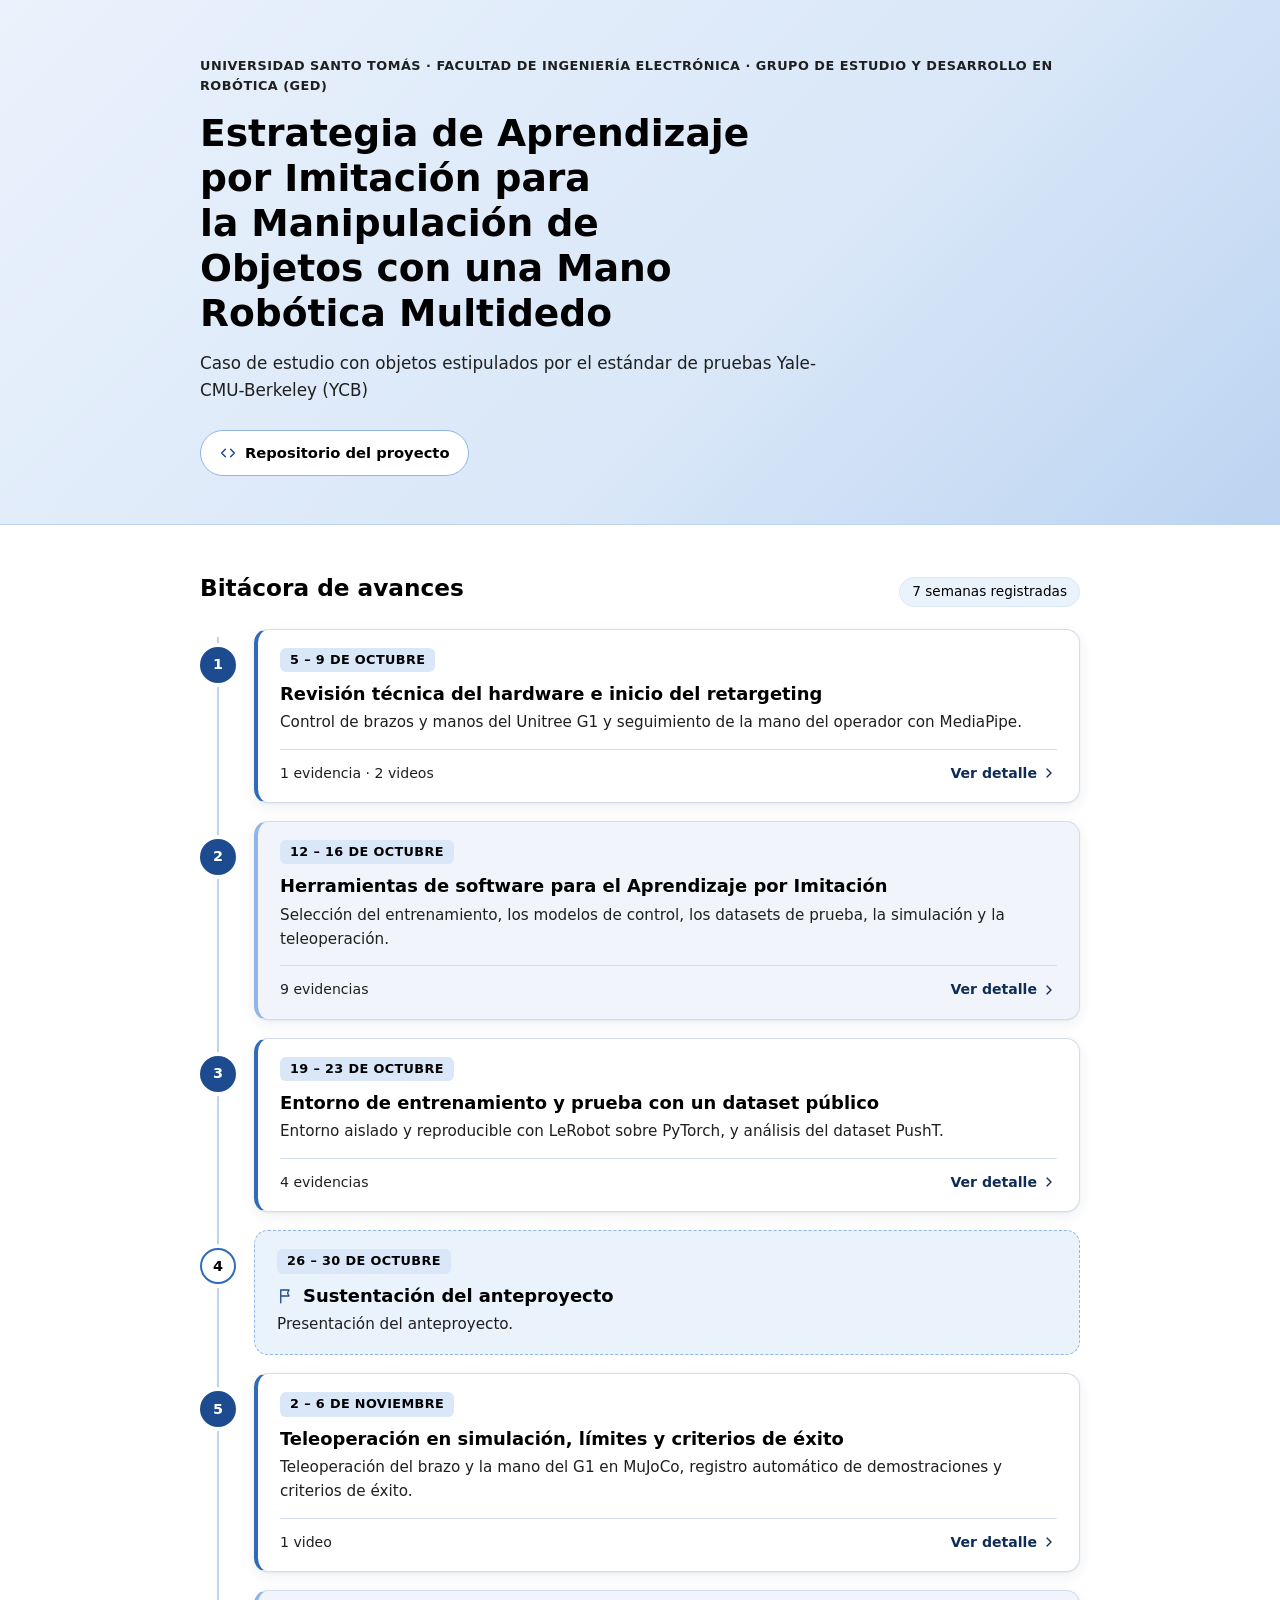
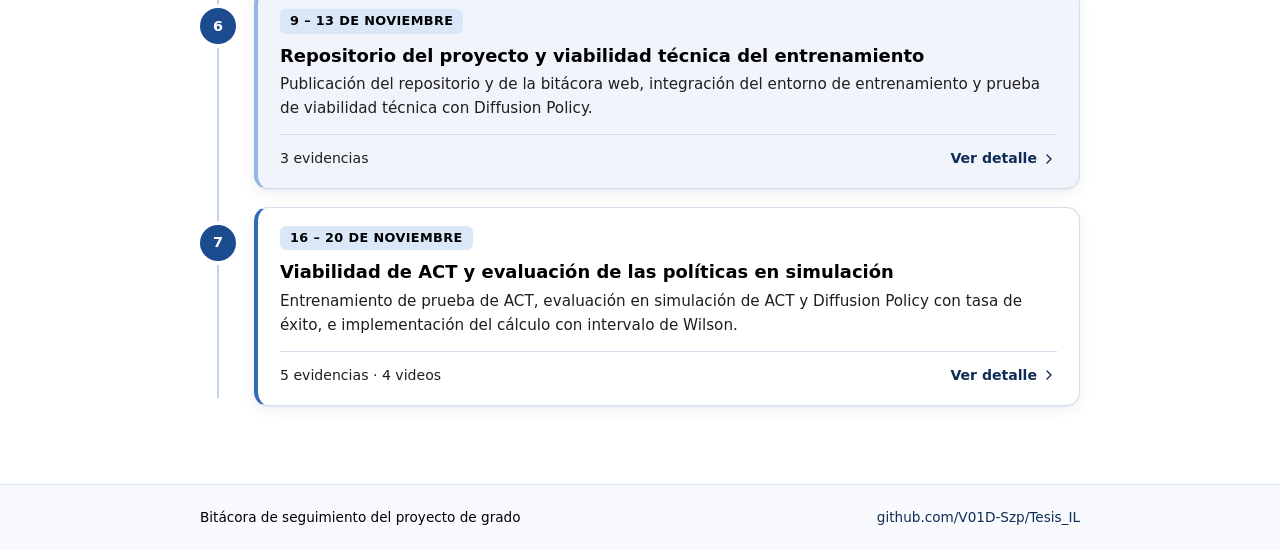
<file: docs/index.html>
<!doctype html>
<html lang="es">
<head>
  <meta charset="utf-8">
  <meta name="viewport" content="width=device-width, initial-scale=1">
  <title>Bitácora de avances · Aprendizaje por Imitación</title>
  <meta name="description" content="Bitácora de seguimiento del proyecto de grado sobre Aprendizaje por Imitación para la manipulación de objetos con una mano robótica multidedo.">
  <link rel="stylesheet" href="estilos.css">
</head>
<body data-pagina="inicio">
  <div id="app"></div>
  <noscript><p class="aviso">Esta página requiere JavaScript para mostrar la bitácora.</p></noscript>
  <script src="bitacora.js"></script>
  <script src="app.js"></script>
</body>
</html>
</file>
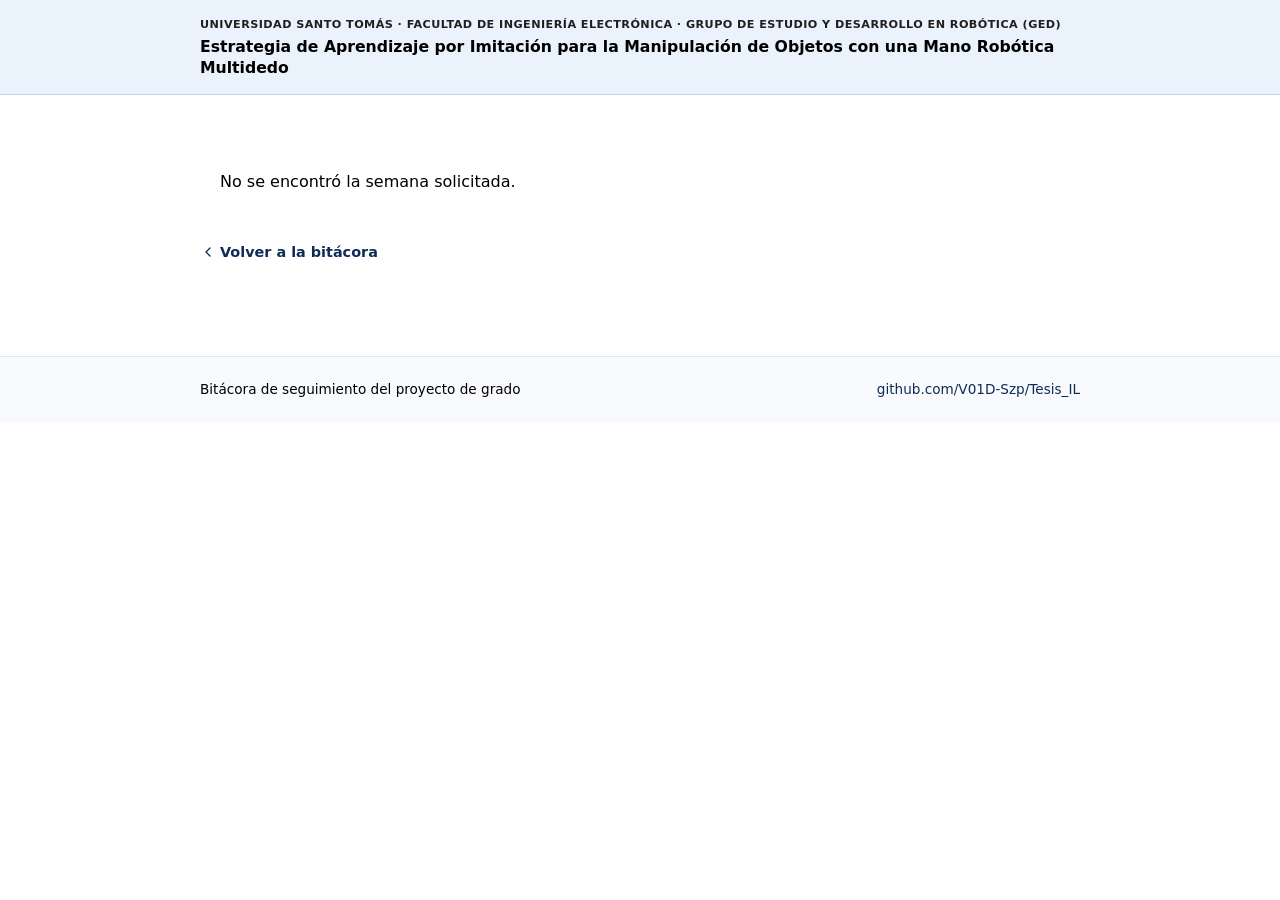
<file: docs/semana.html>
<!doctype html>
<html lang="es">
<head>
  <meta charset="utf-8">
  <meta name="viewport" content="width=device-width, initial-scale=1">
  <title>Detalle de la semana · Bitácora de avances</title>
  <link rel="stylesheet" href="estilos.css">
</head>
<body data-pagina="semana">
  <div id="app"></div>
  <noscript><p class="aviso">Esta página requiere JavaScript para mostrar la bitácora.</p></noscript>
  <script src="bitacora.js"></script>
  <script src="app.js"></script>
</body>
</html>
</file>
<file: docs/estilos.css>
/* Bitácora de avances: estilos comunes
   Texto negro sobre fondo blanco; recuadros en escalas de azules y blancos. */

:root {
  --blanco: #ffffff;
  --blanco-2: #f8fafd;
  --blanco-3: #f1f5fb;
  --azul-50: #eaf2fc;
  --azul-100: #d9e7f8;
  --azul-200: #bcd4f1;
  --azul-300: #8fb6e6;
  --azul-500: #2f6bb8;
  --azul-700: #1d4b8f;
  --azul-900: #0f2c57;
  --texto: #000000;
  --texto-2: #1f1f1f;
  --borde: #d3deec;
  --sombra: 0 1px 2px rgba(15, 44, 87, .06), 0 4px 14px rgba(15, 44, 87, .07);
  --radio: 14px;
  --fuente: "Inter", "Segoe UI", system-ui, -apple-system, "Helvetica Neue", Arial, sans-serif;
}

* { box-sizing: border-box; }
html { -webkit-text-size-adjust: 100%; }

body {
  margin: 0;
  background: var(--blanco);
  color: var(--texto);
  font-family: var(--fuente);
  font-size: 16px;
  line-height: 1.6;
}

a { color: var(--azul-900); }

code {
  font-family: ui-monospace, "SFMono-Regular", Menlo, Consolas, monospace;
  font-size: .9em;
  background: var(--azul-50);
  color: var(--texto);
  padding: .05em .3em;
  border-radius: 5px;
}

.contenedor {
  width: 100%;
  max-width: 920px;
  margin: 0 auto;
  padding: 0 20px;
}

.icono { width: 18px; height: 18px; flex: none; fill: currentColor; }

/* ---------- Encabezado ---------- */
.encabezado {
  background: linear-gradient(135deg, var(--azul-50) 0%, var(--azul-100) 60%, var(--azul-200) 100%);
  border-bottom: 1px solid var(--azul-200);
  color: var(--texto);
  padding: 56px 0 48px;
}
.encabezado.compacto {
  padding: 16px 0;
  background: var(--azul-50);
}

.institucion {
  margin: 0 0 14px;
  font-size: .8rem;
  font-weight: 600;
  letter-spacing: .04em;
  text-transform: uppercase;
  color: var(--texto-2);
}
.encabezado.compacto .institucion { margin-bottom: 2px; font-size: .7rem; }

.encabezado h1 {
  margin: 0;
  font-size: clamp(1.6rem, 3.6vw, 2.35rem);
  line-height: 1.2;
  font-weight: 700;
  max-width: 24ch;
  text-wrap: balance;
}
.subtitulo {
  margin: 14px 0 26px;
  font-size: 1.05rem;
  color: var(--texto-2);
  max-width: 60ch;
}
.titulo-enlace {
  color: var(--texto);
  text-decoration: none;
  font-weight: 600;
  font-size: .98rem;
  line-height: 1.35;
  display: block;
}
.titulo-enlace:hover { text-decoration: underline; }

.boton {
  display: inline-flex;
  align-items: center;
  gap: 8px;
  padding: 10px 18px;
  border-radius: 999px;
  background: var(--blanco);
  border: 1px solid var(--azul-300);
  color: var(--texto);
  text-decoration: none;
  font-weight: 600;
  font-size: .92rem;
  transition: background .15s, border-color .15s;
}
.boton:hover { background: var(--azul-50); border-color: var(--azul-500); }
.boton .icono { color: var(--azul-700); }

.galeria-encabezado {
  display: grid;
  gap: 14px;
  max-width: 920px;
  margin: 34px auto 0;
  padding: 0 20px;
}
.galeria-encabezado.cols-2 { grid-template-columns: repeat(2, 1fr); }
.galeria-encabezado.cols-3 { grid-template-columns: repeat(3, 1fr); }
.galeria-encabezado figure { margin: 0; }
.galeria-encabezado img {
  width: 100%;
  aspect-ratio: 4 / 3;
  object-fit: cover;
  border-radius: 12px;
  display: block;
  border: 1px solid var(--azul-200);
  background: var(--blanco);
}
.galeria-encabezado figcaption { font-size: .8rem; color: var(--texto-2); margin-top: 6px; }

/* ---------- Sección principal ---------- */
.seccion { padding: 44px 0 20px; }
.seccion-titulo {
  display: flex;
  align-items: baseline;
  justify-content: space-between;
  gap: 12px;
  flex-wrap: wrap;
  margin-bottom: 22px;
}
.seccion-titulo h2 { margin: 0; font-size: 1.45rem; }
.contador {
  font-size: .85rem;
  padding: 3px 12px;
  border-radius: 999px;
  background: var(--azul-50);
  border: 1px solid var(--azul-100);
}

/* Línea de tiempo */
.linea-tiempo {
  list-style: none;
  margin: 0;
  padding: 0;
  position: relative;
}
.linea-tiempo::before {
  content: "";
  position: absolute;
  left: 17px;
  top: 8px;
  bottom: 8px;
  width: 2px;
  background: var(--azul-200);
}
.semana {
  position: relative;
  padding-left: 54px;
  margin-bottom: 18px;
}
.marca {
  position: absolute;
  left: 0;
  top: 18px;
  width: 36px;
  height: 36px;
  border-radius: 50%;
  background: var(--azul-700);
  color: var(--blanco);
  display: grid;
  place-items: center;
  font-weight: 700;
  font-size: .9rem;
  box-shadow: 0 0 0 4px var(--blanco);
}
.semana.hito .marca {
  background: var(--blanco);
  color: var(--texto);
  border: 2px solid var(--azul-500);
}

.tarjeta {
  display: block;
  background: var(--blanco);
  border: 1px solid var(--borde);
  border-left: 4px solid var(--azul-500);
  border-radius: var(--radio);
  padding: 18px 22px;
  color: var(--texto);
  text-decoration: none;
  box-shadow: var(--sombra);
  transition: transform .15s, border-color .15s;
}
.semana:nth-child(even) .tarjeta {
  background: var(--blanco-3);
  border-left-color: var(--azul-300);
}
a.tarjeta:hover { transform: translateY(-2px); border-color: var(--azul-300); border-left-color: var(--azul-700); }
.semana.hito .tarjeta {
  background: var(--azul-50);
  border: 1px dashed var(--azul-300);
  box-shadow: none;
}

.tarjeta-cabecera, .detalle-cabecera {
  display: flex;
  align-items: center;
  justify-content: space-between;
  gap: 10px;
  flex-wrap: wrap;
}
.fechas {
  font-size: .8rem;
  font-weight: 700;
  letter-spacing: .03em;
  text-transform: uppercase;
  color: var(--texto);
  background: var(--azul-100);
  padding: 2px 10px;
  border-radius: 6px;
}
.tarjeta h3 {
  margin: 10px 0 4px;
  font-size: 1.12rem;
  line-height: 1.35;
  display: flex;
  align-items: center;
  gap: 8px;
}
.hito-icono { color: var(--azul-700); }
.tarjeta p { margin: 0; color: var(--texto-2); font-size: .95rem; }
.tarjeta-pie {
  display: flex;
  justify-content: space-between;
  align-items: center;
  gap: 10px;
  margin-top: 14px;
  padding-top: 12px;
  border-top: 1px solid var(--borde);
  font-size: .88rem;
}
.meta { color: var(--texto-2); }
.ver {
  display: inline-flex;
  align-items: center;
  gap: 4px;
  color: var(--azul-900);
  font-weight: 600;
}
.ver .icono { width: 16px; height: 16px; }


/* ---------- Detalle de la semana ---------- */
.detalle { padding: 28px 20px 30px; }
.volver {
  display: inline-flex;
  align-items: center;
  gap: 4px;
  font-size: .9rem;
  font-weight: 600;
  text-decoration: none;
  margin-bottom: 22px;
  color: var(--azul-900);
}
.volver .icono { width: 16px; height: 16px; }
.detalle h1 {
  margin: 12px 0 12px;
  font-size: clamp(1.5rem, 3.2vw, 2rem);
  line-height: 1.25;
  text-wrap: balance;
}
.introduccion {
  font-size: 1.08rem;
  color: var(--texto-2);
  margin: 0 0 8px;
  max-width: 70ch;
}

.bloque {
  margin-top: 28px;
  background: var(--blanco);
  border: 1px solid var(--borde);
  border-radius: var(--radio);
  padding: 22px 24px;
  box-shadow: var(--sombra);
}
.bloque.actividades { border-top: 4px solid var(--azul-700); }
.bloque.resultados { background: var(--azul-50); border-color: var(--azul-100); box-shadow: none; }
.bloque.evidencias { background: var(--blanco-2); border-top: 4px solid var(--azul-300); }
.bloque.registro { background: var(--blanco-3); }
.bloque h2 {
  margin: 0 0 14px;
  font-size: 1.1rem;
  display: flex;
  align-items: center;
  gap: 10px;
}
.bloque h2::before {
  content: "";
  width: 4px;
  height: 18px;
  border-radius: 2px;
  background: var(--azul-500);
}

.lista-actividades { margin: 0; padding-left: 0; list-style: none; }
.lista-actividades li {
  position: relative;
  padding: 10px 0 10px 22px;
  border-bottom: 1px solid var(--azul-50);
}
.lista-actividades li:last-child { border-bottom: 0; padding-bottom: 0; }
.lista-actividades li:first-child { padding-top: 0; }
.lista-actividades li::before {
  content: "";
  position: absolute;
  left: 4px;
  top: 19px;
  width: 7px;
  height: 7px;
  border-radius: 50%;
  background: var(--azul-500);
}
.lista-actividades li:first-child::before { top: 9px; }

.resultado {
  margin: 0;
  padding: 14px 16px;
  border-left: 3px solid var(--azul-500);
  background: var(--blanco);
  border-radius: 0 10px 10px 0;
}
.resultado + .resultado { margin-top: 10px; }

.grupo + .grupo { margin-top: 20px; }
.grupo h3 {
  margin: 0 0 10px;
  font-size: .78rem;
  text-transform: uppercase;
  letter-spacing: .05em;
  color: var(--texto);
}

.rejilla-evidencias {
  display: grid;
  grid-template-columns: repeat(auto-fill, minmax(260px, 1fr));
  gap: 10px;
}
.rejilla-videos {
  display: grid;
  grid-template-columns: repeat(auto-fill, minmax(280px, 1fr));
  gap: 14px;
  margin-bottom: 10px;
}

.evidencia {
  display: flex;
  gap: 12px;
  align-items: flex-start;
  padding: 12px 14px;
  border: 1px solid var(--borde);
  border-radius: 10px;
  background: var(--blanco);
  color: var(--texto);
  text-decoration: none;
  transition: border-color .15s, background .15s;
}
.evidencia:hover { border-color: var(--azul-300); background: var(--azul-50); }
.evidencia-icono {
  flex: none;
  width: 34px;
  height: 34px;
  border-radius: 8px;
  display: grid;
  place-items: center;
  background: var(--azul-100);
  color: var(--azul-900);
}
.evidencia-texto { display: flex; flex-direction: column; min-width: 0; }
.tipo {
  font-size: .72rem;
  font-weight: 600;
  text-transform: uppercase;
  letter-spacing: .04em;
  color: var(--texto-2);
  overflow-wrap: anywhere;
}
.evidencia strong { font-size: .93rem; font-weight: 600; line-height: 1.4; }

/* Videos externos */
.video-tarjeta {
  display: block;
  border: 1px solid var(--borde);
  border-radius: 12px;
  overflow: hidden;
  color: var(--texto);
  text-decoration: none;
  background: var(--blanco);
  transition: transform .15s, border-color .15s;
}
.video-tarjeta:hover { transform: translateY(-2px); border-color: var(--azul-300); }
.video-portada {
  display: grid;
  place-items: center;
  aspect-ratio: 16 / 9;
  background:
    radial-gradient(circle at 30% 30%, rgba(255, 255, 255, .35), transparent 55%),
    linear-gradient(135deg, var(--azul-200), var(--azul-500));
}
.play {
  width: 62px;
  height: 62px;
  border-radius: 50%;
  display: grid;
  place-items: center;
  background: var(--blanco);
  color: var(--azul-900);
  box-shadow: 0 6px 20px rgba(15, 44, 87, .25);
  transition: transform .15s;
}
.video-tarjeta:hover .play { transform: scale(1.08); }
.play .icono { width: 28px; height: 28px; margin-left: 3px; }
.video-texto { display: flex; flex-direction: column; padding: 12px 14px; }
.video-texto strong { font-size: .95rem; word-break: break-word; }
.video-texto small { color: var(--texto-2); font-size: .8rem; }

.video-incrustado { margin: 0; }
.marco { position: relative; aspect-ratio: 16 / 9; border-radius: 12px; overflow: hidden; background: var(--azul-100); }
.marco iframe { position: absolute; inset: 0; width: 100%; height: 100%; border: 0; }
.video-incrustado figcaption { font-size: .88rem; color: var(--texto-2); margin-top: 6px; }

/* Imágenes y videos propios */
.galeria {
  display: grid;
  grid-template-columns: repeat(auto-fill, minmax(300px, 1fr));
  gap: 14px;
}
.medio { margin: 0; }
.medio img, .medio video {
  width: 100%;
  border-radius: 10px;
  display: block;
  border: 1px solid var(--azul-200);
  background: var(--blanco);
}
.medio figcaption { font-size: .85rem; color: var(--texto-2); margin-top: 6px; }

/* Navegación entre semanas */
.navegacion {
  display: grid;
  grid-template-columns: 1fr 1fr;
  gap: 12px;
  margin-top: 30px;
}
.navegacion a {
  display: flex;
  align-items: center;
  gap: 10px;
  padding: 14px 16px;
  border: 1px solid var(--azul-100);
  border-radius: 12px;
  background: var(--azul-50);
  color: var(--texto);
  text-decoration: none;
  font-weight: 600;
  font-size: .95rem;
}
.navegacion a:hover { border-color: var(--azul-300); background: var(--azul-100); }
.navegacion a.derecha { justify-content: flex-end; text-align: right; }
.navegacion small { display: block; font-weight: 500; font-size: .75rem; color: var(--texto-2); }
.navegacion .icono { color: var(--azul-700); }

.aviso { padding: 30px 20px; color: var(--texto); }

/* Pie */
.pie {
  margin-top: 40px;
  padding: 22px 0;
  border-top: 1px solid var(--azul-100);
  background: var(--blanco-2);
  font-size: .85rem;
  color: var(--texto);
}
.pie .contenedor {
  display: flex;
  justify-content: space-between;
  gap: 10px;
  flex-wrap: wrap;
}
.pie a { text-decoration: none; }

/* Pantallas pequeñas */
@media (max-width: 640px) {
  .encabezado { padding: 40px 0 34px; }
  .galeria-encabezado.cols-2, .galeria-encabezado.cols-3 { grid-template-columns: 1fr; }
  .semana { padding-left: 46px; }
  .linea-tiempo::before { left: 15px; }
  .marca { width: 32px; height: 32px; font-size: .82rem; }
  .tarjeta { padding: 16px; }
  .bloque { padding: 18px 16px; }
  .navegacion { grid-template-columns: 1fr; }
  .navegacion a.derecha { justify-content: space-between; }
}

/* Videos verticales (YouTube Shorts) */
.video-incrustado.vertical { max-width: 270px; }
.video-incrustado.vertical .marco { aspect-ratio: 9 / 16; }

/* Tablas de resultados */
.tabla-resultado { margin: 14px 0 0; }
.tabla-resultado + .tabla-resultado, .resultado + .tabla-resultado { margin-top: 16px; }
.tabla-resultado figcaption {
  font-size: .78rem;
  font-weight: 700;
  text-transform: uppercase;
  letter-spacing: .05em;
  margin-bottom: 8px;
  color: var(--texto);
}
.tabla-marco {
  overflow-x: auto;
  border: 1px solid var(--azul-100);
  border-radius: 10px;
  background: var(--blanco);
}
.tabla-resultado table { width: 100%; border-collapse: collapse; font-size: .92rem; }
.tabla-resultado th {
  text-align: left;
  font-weight: 600;
  background: var(--azul-100);
  color: var(--texto);
  padding: 9px 14px;
}
.tabla-resultado td { padding: 8px 14px; border-top: 1px solid var(--azul-50); }
.tabla-resultado tbody tr:nth-child(even) td { background: var(--blanco-3); }

/* Interpretación de un resultado */
.lectura {
  margin: 10px 0 0;
  padding: 12px 16px;
  background: var(--blanco);
  border: 1px solid var(--azul-100);
  border-left: 3px solid var(--azul-300);
  border-radius: 0 10px 10px 0;
  font-size: .94rem;
}
.lectura + .tabla-resultado, .lectura + .resultado { margin-top: 22px; }
.tabla-resultado td:first-child { font-weight: 500; }

.nota-medios { margin: 0 0 16px; font-size: .94rem; max-width: 75ch; }
</file>
